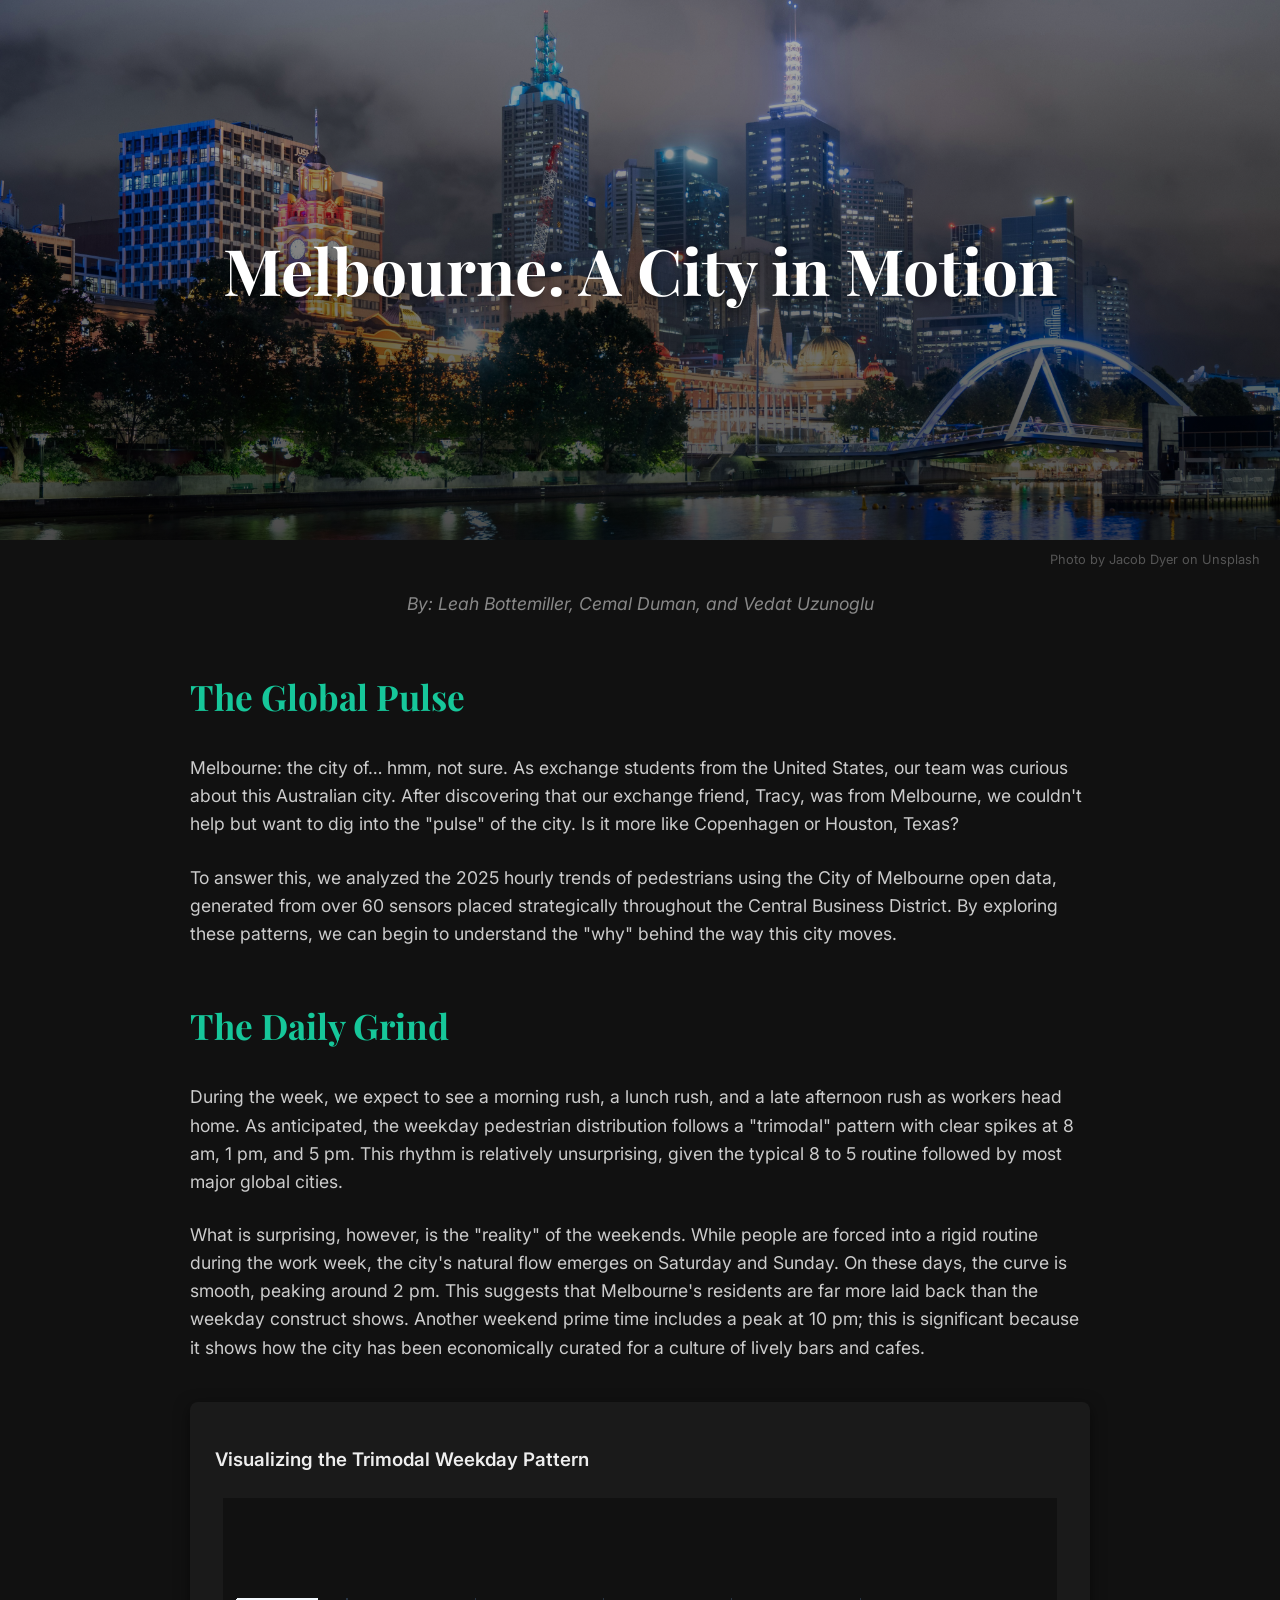
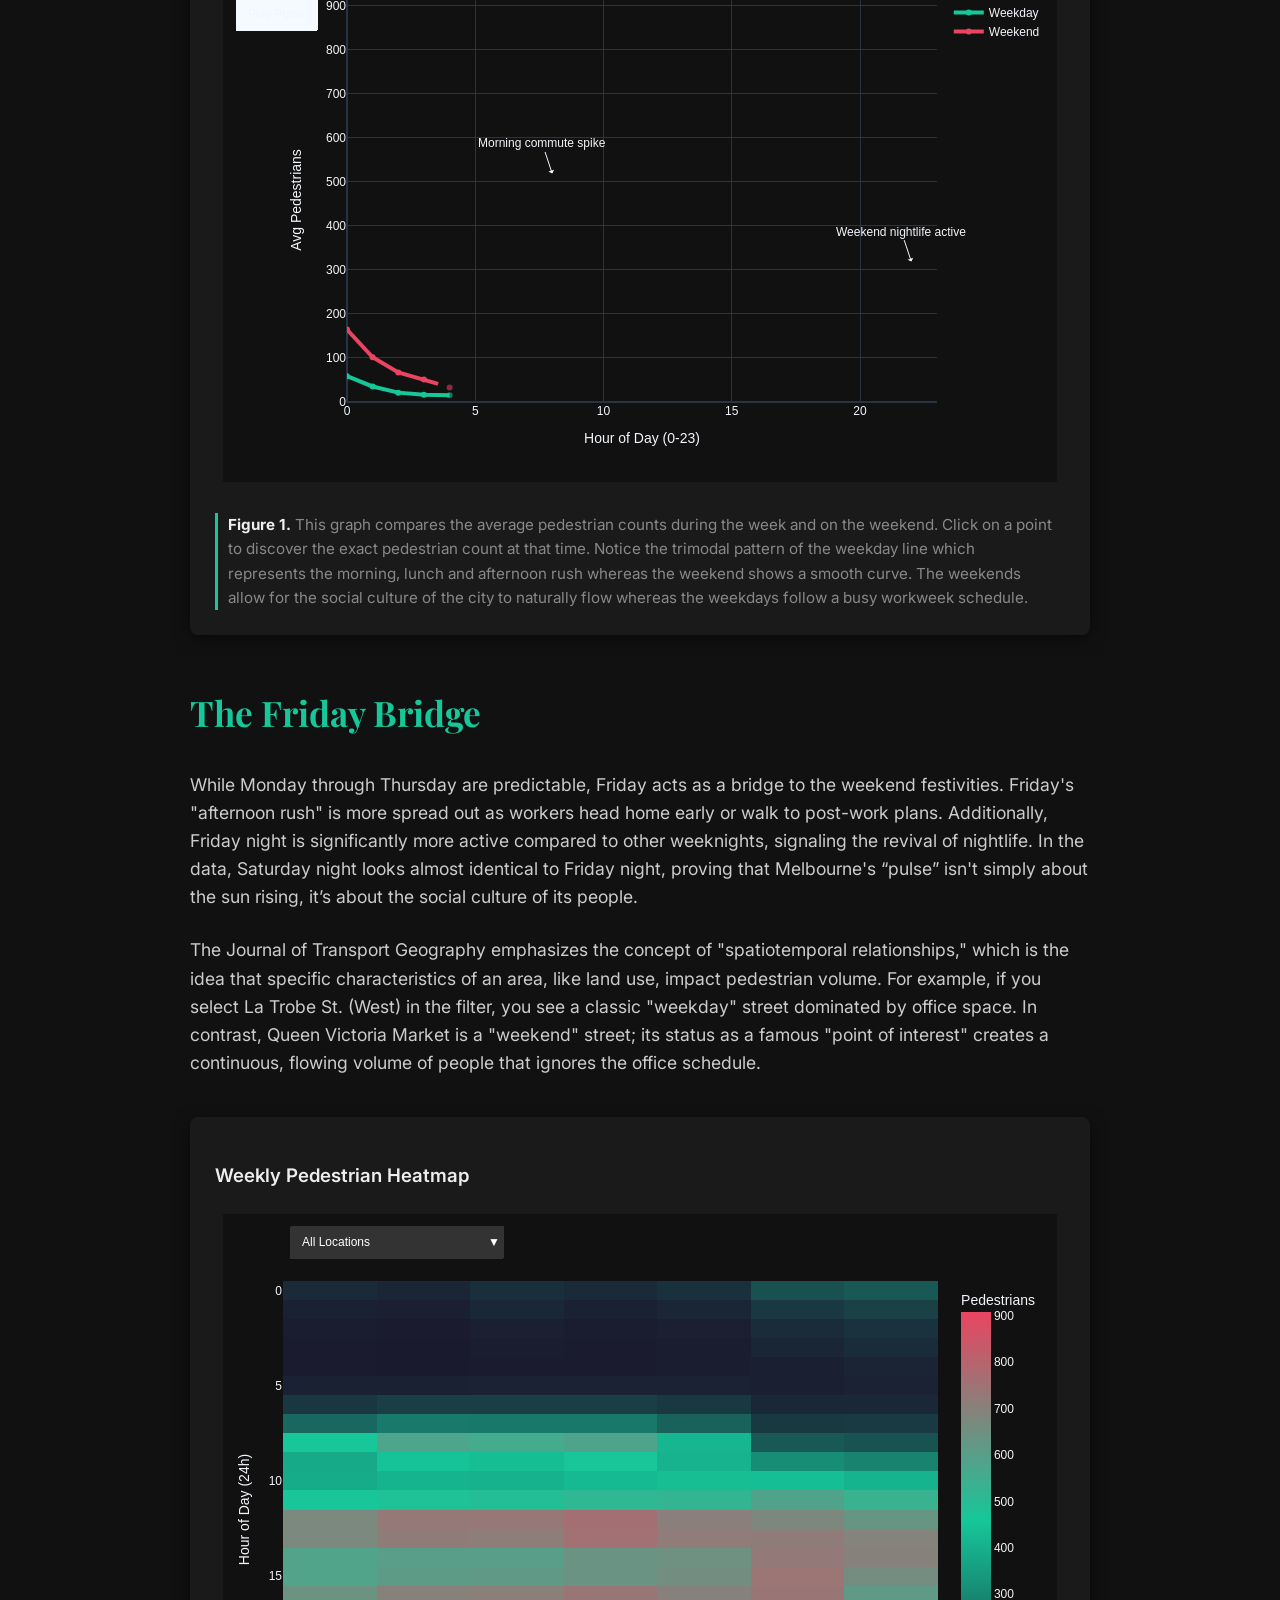
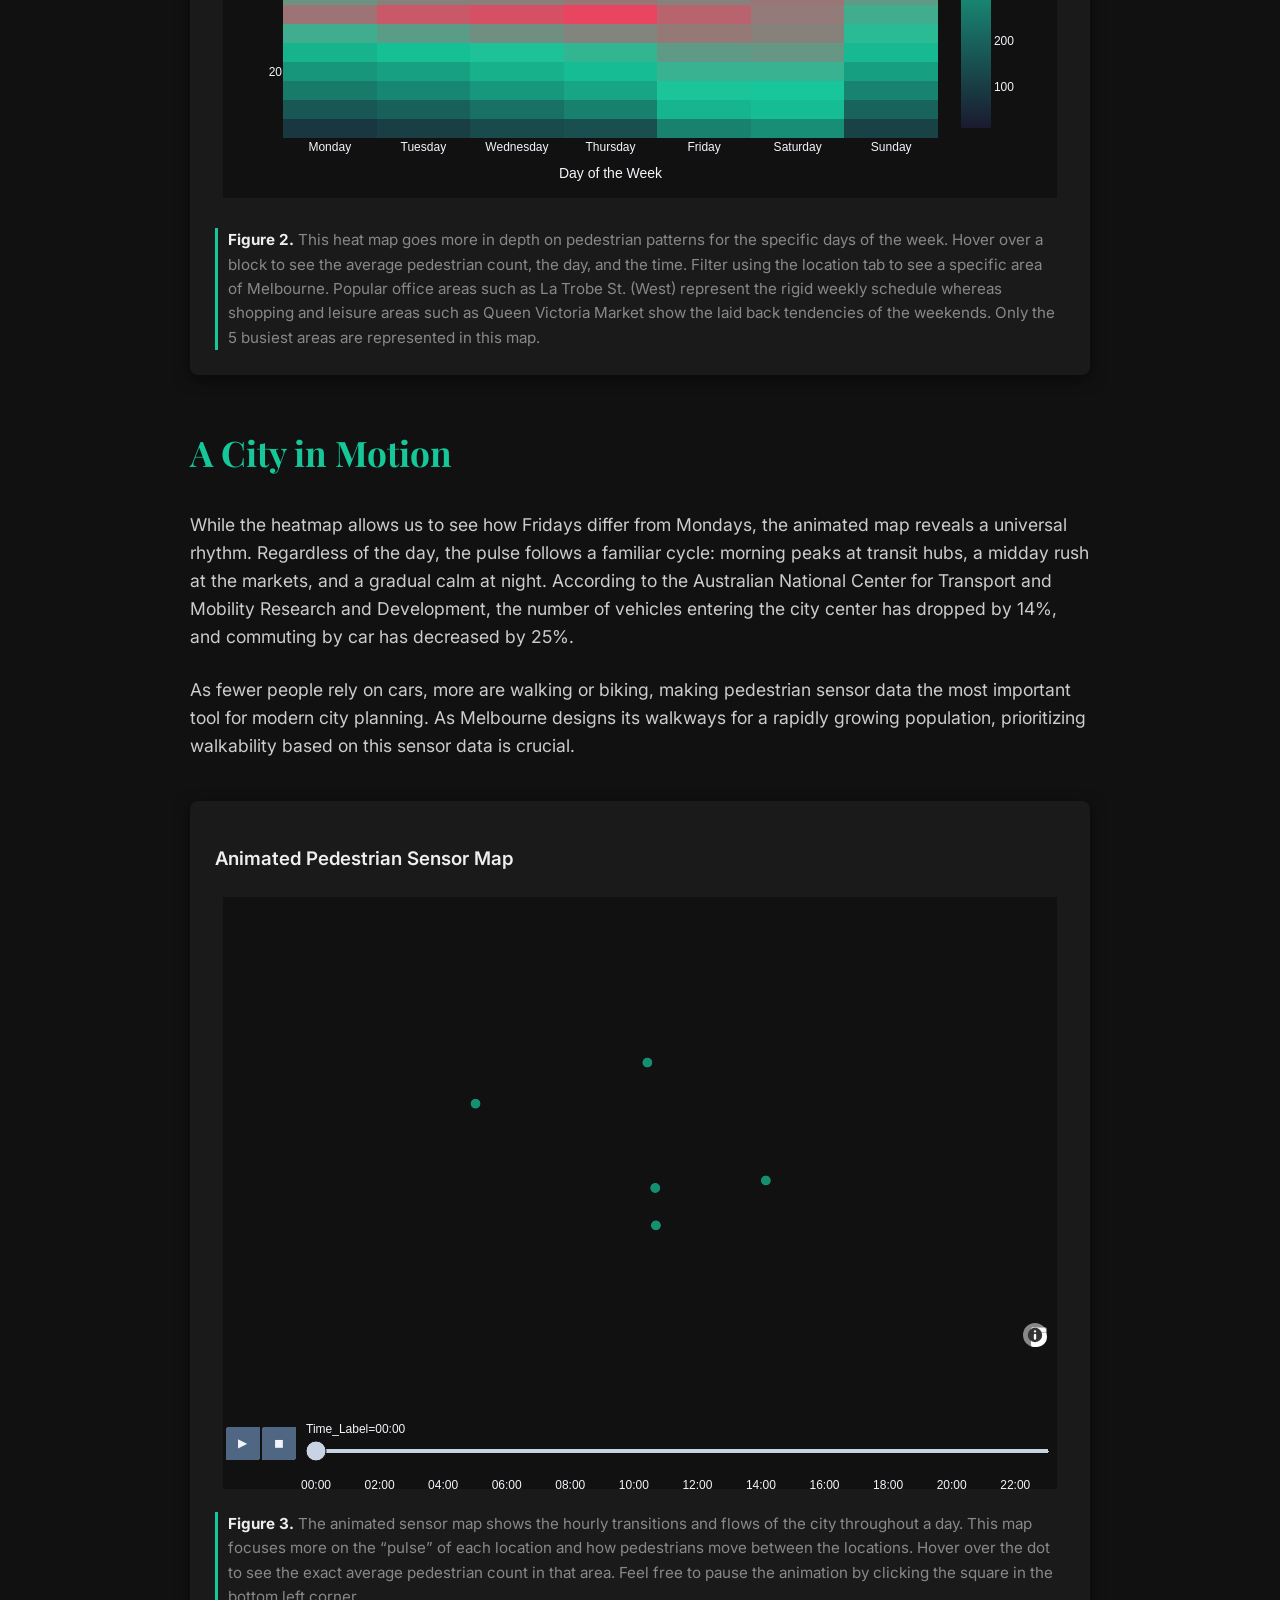
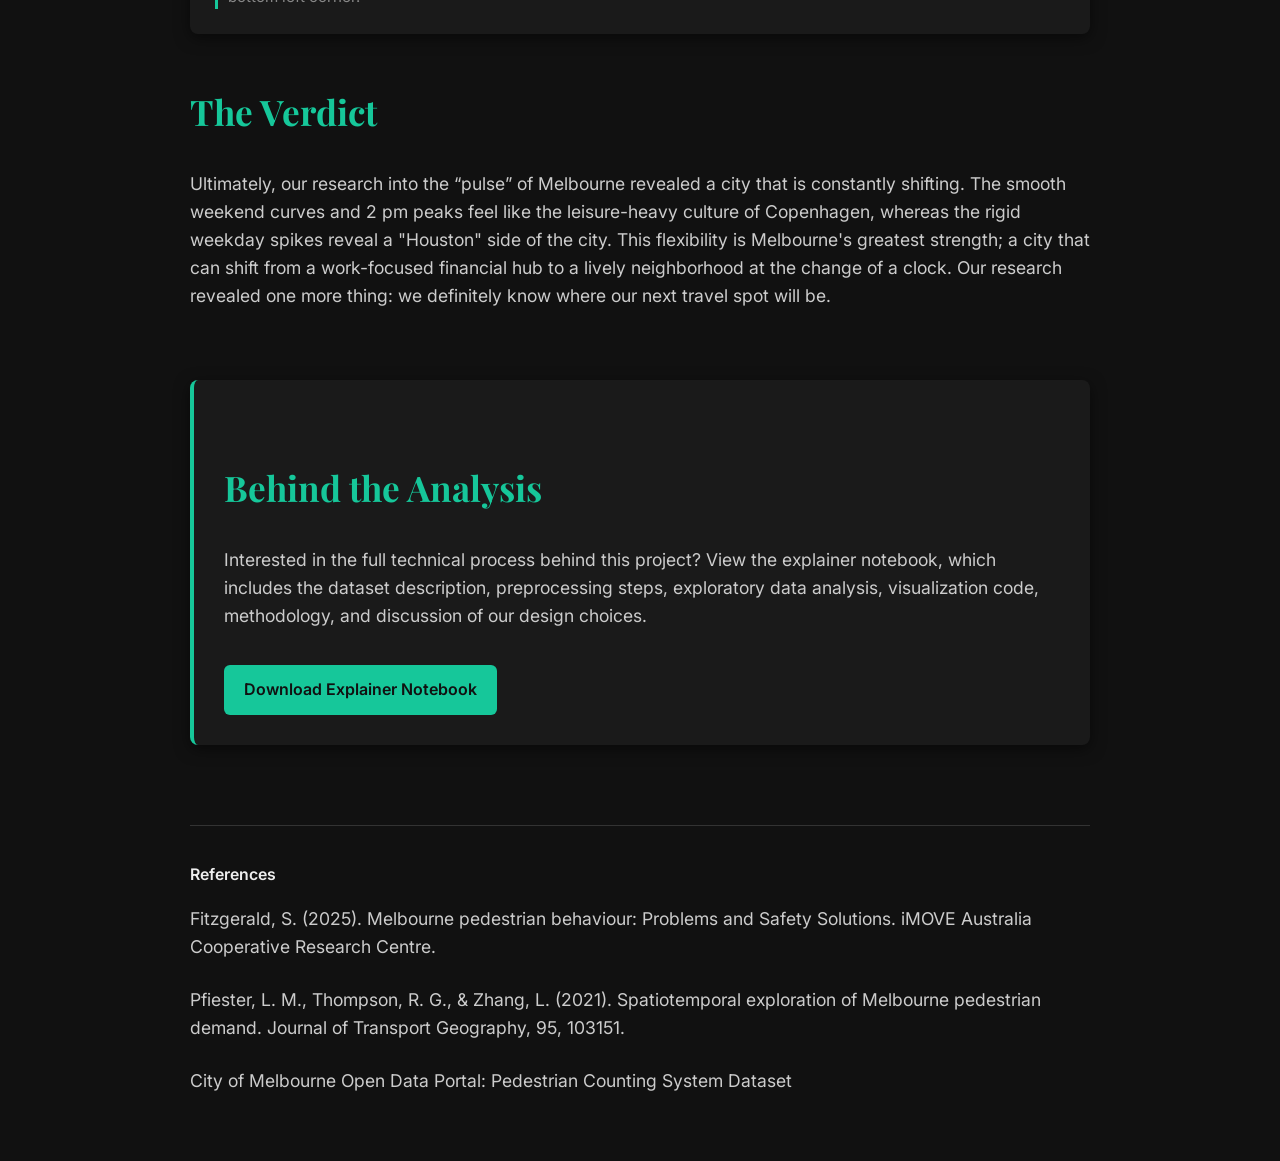
<file: index.html>
<!DOCTYPE html>
<html lang="en">
<head>
    <meta charset="UTF-8">
    <meta name="viewport" content="width=device-width, initial-scale=1.0">
    <title>Melbourne: A City in Motion</title>

    <link href="https://fonts.googleapis.com/css2?family=Playfair+Display:ital,wght@0,700;1,700&family=Inter:wght@300;400;600&display=swap" rel="stylesheet">

    <style>
        body {
            font-family: 'Inter', sans-serif;
            background-color: #111;
            color: #eee;
            margin: 0;
            padding: 0;
            line-height: 1.6;
        }

        .hero-section {
            width: 100%;
            height: 60vh;
            background:
                linear-gradient(rgba(0,0,0,0.3), rgba(0,0,0,0.7)),
                url('jacob-dyer-4cgjUoZoYhk-unsplash.jpg');

            background-size: cover;
            background-position: center;

            display: flex;
            align-items: center;
            justify-content: center;
            text-align: center;
        }

        .hero-text h1 {
            font-family: 'Playfair Display', serif;
            font-size: 4rem;
            margin: 0;
            color: white;
            text-shadow: 2px 2px 10px rgba(0,0,0,0.5);
        }

        .photo-credit {
            font-size: 0.8rem;
            text-align: right;
            padding: 10px 20px 0 0;
            color: #555;
        }

        .byline {
            text-align: center;
            margin: 20px 0;
            font-style: italic;
            color: #888;
            font-size: 1.1rem;
        }

        .container {
            max-width: 900px;
            margin: 0 auto;
            padding: 0 20px 40px 20px;
        }

        h2 {
            font-family: 'Playfair Display', serif;
            font-size: 2.2rem;
            color: #16c79a;
            margin-top: 50px;
        }

        h3 {
            font-family: 'Inter', sans-serif;
            font-weight: 600;
            color: #eee;
            margin-bottom: 15px;
        }

        p {
            font-size: 1.1rem;
            margin-bottom: 25px;
            color: #ccc;
        }

        .visual-container {
            margin: 40px 0;
            background: #1a1a1a;
            padding: 25px;
            border-radius: 8px;
            box-shadow: 0 4px 15px rgba(0,0,0,0.5);
        }

        iframe {
            width: 100%;
            height: 600px;
            border: none;
            border-radius: 4px;
        }

        .caption {
            font-size: 0.95rem;
            color: #888;
            margin-top: 15px;
            padding: 0 10px;
            border-left: 3px solid #16c79a;
        }

        .caption b {
            color: #eee;
        }

        .notebook-section {
            margin-top: 70px;
            background: #1a1a1a;
            padding: 30px;
            border-radius: 8px;
            border-left: 4px solid #16c79a;
            box-shadow: 0 4px 15px rgba(0,0,0,0.5);
        }

        .notebook-link {
            display: inline-block;
            margin-top: 10px;
            padding: 12px 20px;
            background-color: #16c79a;
            color: #111;
            text-decoration: none;
            border-radius: 6px;
            font-weight: 600;
        }

        .notebook-link:hover {
            background-color: #20e0b0;
        }

        .references {
            margin-top: 80px;
            border-top: 1px solid #333;
            padding-top: 20px;
            font-size: 0.85rem;
            color: #666;
        }
    </style>
</head>

<body>

    <div class="hero-section">
        <div class="hero-text">
            <h1>Melbourne: A City in Motion</h1>
        </div>
    </div>

    <div class="photo-credit">
        Photo by Jacob Dyer on Unsplash
    </div>

    <div class="byline">
        By: Leah Bottemiller, Cemal Duman, and Vedat Uzunoglu
    </div>

    <div class="container">

        <h2>The Global Pulse</h2>

        <p>
            Melbourne: the city of… hmm, not sure. As exchange students from
            the United States, our team was curious about this Australian city.
            After discovering that our exchange friend, Tracy, was from Melbourne,
            we couldn't help but want to dig into the "pulse" of the city.
            Is it more like Copenhagen or Houston, Texas?
        </p>

        <p>
            To answer this, we analyzed the 2025 hourly trends of pedestrians
            using the City of Melbourne open data, generated from over 60 sensors
            placed strategically throughout the Central Business District.
            By exploring these patterns, we can begin to understand the "why"
            behind the way this city moves.
        </p>

        <h2>The Daily Grind</h2>

        <p>
            During the week, we expect to see a morning rush, a lunch rush,
            and a late afternoon rush as workers head home. As anticipated,
            the weekday pedestrian distribution follows a "trimodal" pattern
            with clear spikes at 8 am, 1 pm, and 5 pm. This rhythm is relatively
            unsurprising, given the typical 8 to 5 routine followed by most
            major global cities.
        </p>

        <p>
            What is surprising, however, is the "reality" of the weekends.
            While people are forced into a rigid routine during the work week,
            the city's natural flow emerges on Saturday and Sunday. On these
            days, the curve is smooth, peaking around 2 pm. This suggests
            that Melbourne's residents are far more laid back than the weekday
            construct shows. Another weekend prime time includes a peak at
            10 pm; this is significant because it shows how the city has been
            economically curated for a culture of lively bars and cafes.
        </p>

        <div class="visual-container">
            <h3>Visualizing the Trimodal Weekday Pattern</h3>

            <iframe src="hourly_plot.html"></iframe>

            <div class="caption">
                <b>Figure 1.</b>
                This graph compares the average pedestrian counts during the
                week and on the weekend. Click on a point to discover the exact
                pedestrian count at that time. Notice the trimodal pattern of
                the weekday line which represents the morning, lunch and afternoon
                rush whereas the weekend shows a smooth curve. The weekends allow
                for the social culture of the city to naturally flow whereas the
                weekdays follow a busy workweek schedule.
            </div>
        </div>

        <h2>The Friday Bridge</h2>

        <p>
            While Monday through Thursday are predictable, Friday acts as a bridge
            to the weekend festivities. Friday's "afternoon rush" is more spread
            out as workers head home early or walk to post-work plans. Additionally,
            Friday night is significantly more active compared to other weeknights,
            signaling the revival of nightlife. In the data, Saturday night looks
            almost identical to Friday night, proving that Melbourne's “pulse”
            isn't simply about the sun rising, it’s about the social culture of
            its people.
        </p>

        <p>
            The Journal of Transport Geography emphasizes the concept of
            "spatiotemporal relationships," which is the idea that specific
            characteristics of an area, like land use, impact pedestrian volume.
            For example, if you select La Trobe St. (West) in the filter, you see
            a classic "weekday" street dominated by office space. In contrast,
            Queen Victoria Market is a "weekend" street; its status as a famous
            "point of interest" creates a continuous, flowing volume of people
            that ignores the office schedule.
        </p>

        <div class="visual-container">
            <h3>Weekly Pedestrian Heatmap</h3>

            <iframe src="weekly_heatmap_new.html"></iframe>

            <div class="caption">
                <b>Figure 2.</b>
                This heat map goes more in depth on pedestrian patterns for the
                specific days of the week. Hover over a block to see the average
                pedestrian count, the day, and the time. Filter using the location
                tab to see a specific area of Melbourne. Popular office areas such
                as La Trobe St. (West) represent the rigid weekly schedule whereas
                shopping and leisure areas such as Queen Victoria Market show the
                laid back tendencies of the weekends. Only the 5 busiest areas are
                represented in this map.
            </div>
        </div>

        <h2>A City in Motion</h2>

        <p>
            While the heatmap allows us to see how Fridays differ from Mondays,
            the animated map reveals a universal rhythm. Regardless of the day,
            the pulse follows a familiar cycle: morning peaks at transit hubs,
            a midday rush at the markets, and a gradual calm at night. According
            to the Australian National Center for Transport and Mobility Research
            and Development, the number of vehicles entering the city center has
            dropped by 14%, and commuting by car has decreased by 25%.
        </p>

        <p>
            As fewer people rely on cars, more are walking or biking, making
            pedestrian sensor data the most important tool for modern city planning.
            As Melbourne designs its walkways for a rapidly growing population,
            prioritizing walkability based on this sensor data is crucial.
        </p>

        <div class="visual-container">
            <h3>Animated Pedestrian Sensor Map</h3>

            <iframe src="animated_sensor_map_final.html"></iframe>

            <div class="caption">
                <b>Figure 3.</b>
                The animated sensor map shows the hourly transitions and flows
                of the city throughout a day. This map focuses more on the “pulse”
                of each location and how pedestrians move between the locations.
                Hover over the dot to see the exact average pedestrian count in
                that area. Feel free to pause the animation by clicking the square
                in the bottom left corner.
            </div>
        </div>

        <h2>The Verdict</h2>

        <p>
            Ultimately, our research into the “pulse” of Melbourne revealed a city
            that is constantly shifting. The smooth weekend curves and 2 pm peaks
            feel like the leisure-heavy culture of Copenhagen, whereas the rigid
            weekday spikes reveal a "Houston" side of the city. This flexibility
            is Melbourne's greatest strength; a city that can shift from a
            work-focused financial hub to a lively neighborhood at the change of
            a clock. Our research revealed one more thing: we definitely know
            where our next travel spot will be.
        </p>

        <section class="notebook-section">

            <h2>Behind the Analysis</h2>

            <p>
                Interested in the full technical process behind this project?
                View the explainer notebook, which includes the dataset
                description, preprocessing steps, exploratory data analysis,
                visualization code, methodology, and discussion of our
                design choices.
            </p>

            <a class="notebook-link"
               href="ExplainerNotebook.ipynb"
               download="ExplainerNotebook.ipynb">

               Download Explainer Notebook

            </a>

        </section>

        <div class="references">

            <h3>References</h3>

            <p>
                Fitzgerald, S. (2025). Melbourne pedestrian behaviour:
                Problems and Safety Solutions. iMOVE Australia Cooperative
                Research Centre.
            </p>

            <p>
                Pfiester, L. M., Thompson, R. G., & Zhang, L. (2021).
                Spatiotemporal exploration of Melbourne pedestrian demand.
                Journal of Transport Geography, 95, 103151.
            </p>

            <p>
                City of Melbourne Open Data Portal:
                Pedestrian Counting System Dataset
            </p>

        </div>

    </div>

</body>
</html>
</file>
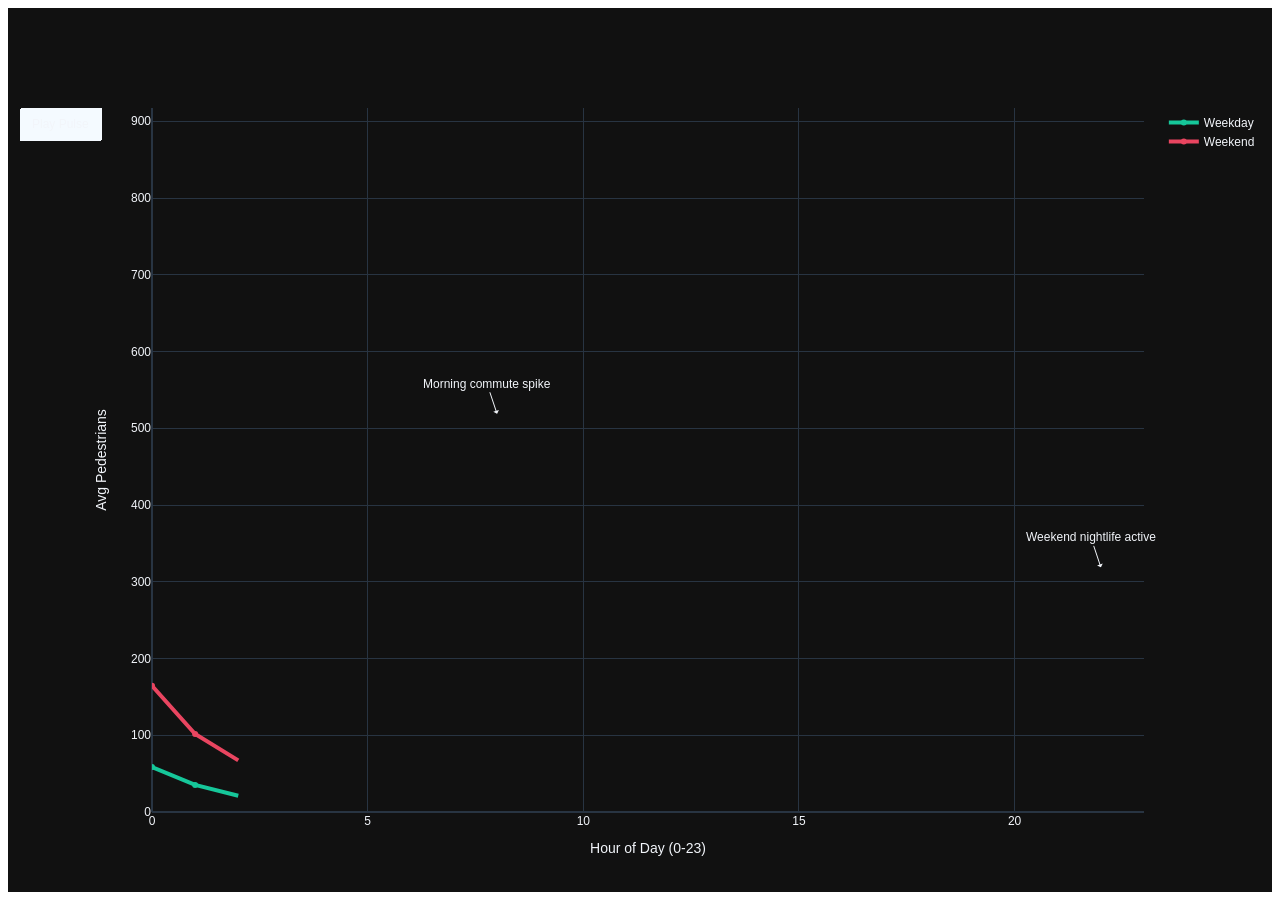
<file: hourly_plot.html>
<html>
<head><meta charset="utf-8" /></head>
<body>
    <div>                        <script type="text/javascript">window.PlotlyConfig = {MathJaxConfig: 'local'};</script>
        <script charset="utf-8" src="https://cdn.plot.ly/plotly-2.32.0.min.js"></script>                <div id="00e4da75-ac2f-424f-82fb-51b89d8a88be" class="plotly-graph-div" style="height:100%; width:100%;"></div>            <script type="text/javascript">                                    window.PLOTLYENV=window.PLOTLYENV || {};                                    if (document.getElementById("00e4da75-ac2f-424f-82fb-51b89d8a88be")) {                    Plotly.newPlot(                        "00e4da75-ac2f-424f-82fb-51b89d8a88be",                        [{"line":{"color":"#16c79a","width":4},"name":"Weekday","x":[0],"y":[0],"type":"scatter"},{"line":{"color":"#e94560","width":4},"name":"Weekend","x":[0],"y":[0],"type":"scatter"}],                        {"template":{"data":{"barpolar":[{"marker":{"line":{"color":"rgb(17,17,17)","width":0.5},"pattern":{"fillmode":"overlay","size":10,"solidity":0.2}},"type":"barpolar"}],"bar":[{"error_x":{"color":"#f2f5fa"},"error_y":{"color":"#f2f5fa"},"marker":{"line":{"color":"rgb(17,17,17)","width":0.5},"pattern":{"fillmode":"overlay","size":10,"solidity":0.2}},"type":"bar"}],"carpet":[{"aaxis":{"endlinecolor":"#A2B1C6","gridcolor":"#506784","linecolor":"#506784","minorgridcolor":"#506784","startlinecolor":"#A2B1C6"},"baxis":{"endlinecolor":"#A2B1C6","gridcolor":"#506784","linecolor":"#506784","minorgridcolor":"#506784","startlinecolor":"#A2B1C6"},"type":"carpet"}],"choropleth":[{"colorbar":{"outlinewidth":0,"ticks":""},"type":"choropleth"}],"contourcarpet":[{"colorbar":{"outlinewidth":0,"ticks":""},"type":"contourcarpet"}],"contour":[{"colorbar":{"outlinewidth":0,"ticks":""},"colorscale":[[0.0,"#0d0887"],[0.1111111111111111,"#46039f"],[0.2222222222222222,"#7201a8"],[0.3333333333333333,"#9c179e"],[0.4444444444444444,"#bd3786"],[0.5555555555555556,"#d8576b"],[0.6666666666666666,"#ed7953"],[0.7777777777777778,"#fb9f3a"],[0.8888888888888888,"#fdca26"],[1.0,"#f0f921"]],"type":"contour"}],"heatmapgl":[{"colorbar":{"outlinewidth":0,"ticks":""},"colorscale":[[0.0,"#0d0887"],[0.1111111111111111,"#46039f"],[0.2222222222222222,"#7201a8"],[0.3333333333333333,"#9c179e"],[0.4444444444444444,"#bd3786"],[0.5555555555555556,"#d8576b"],[0.6666666666666666,"#ed7953"],[0.7777777777777778,"#fb9f3a"],[0.8888888888888888,"#fdca26"],[1.0,"#f0f921"]],"type":"heatmapgl"}],"heatmap":[{"colorbar":{"outlinewidth":0,"ticks":""},"colorscale":[[0.0,"#0d0887"],[0.1111111111111111,"#46039f"],[0.2222222222222222,"#7201a8"],[0.3333333333333333,"#9c179e"],[0.4444444444444444,"#bd3786"],[0.5555555555555556,"#d8576b"],[0.6666666666666666,"#ed7953"],[0.7777777777777778,"#fb9f3a"],[0.8888888888888888,"#fdca26"],[1.0,"#f0f921"]],"type":"heatmap"}],"histogram2dcontour":[{"colorbar":{"outlinewidth":0,"ticks":""},"colorscale":[[0.0,"#0d0887"],[0.1111111111111111,"#46039f"],[0.2222222222222222,"#7201a8"],[0.3333333333333333,"#9c179e"],[0.4444444444444444,"#bd3786"],[0.5555555555555556,"#d8576b"],[0.6666666666666666,"#ed7953"],[0.7777777777777778,"#fb9f3a"],[0.8888888888888888,"#fdca26"],[1.0,"#f0f921"]],"type":"histogram2dcontour"}],"histogram2d":[{"colorbar":{"outlinewidth":0,"ticks":""},"colorscale":[[0.0,"#0d0887"],[0.1111111111111111,"#46039f"],[0.2222222222222222,"#7201a8"],[0.3333333333333333,"#9c179e"],[0.4444444444444444,"#bd3786"],[0.5555555555555556,"#d8576b"],[0.6666666666666666,"#ed7953"],[0.7777777777777778,"#fb9f3a"],[0.8888888888888888,"#fdca26"],[1.0,"#f0f921"]],"type":"histogram2d"}],"histogram":[{"marker":{"pattern":{"fillmode":"overlay","size":10,"solidity":0.2}},"type":"histogram"}],"mesh3d":[{"colorbar":{"outlinewidth":0,"ticks":""},"type":"mesh3d"}],"parcoords":[{"line":{"colorbar":{"outlinewidth":0,"ticks":""}},"type":"parcoords"}],"pie":[{"automargin":true,"type":"pie"}],"scatter3d":[{"line":{"colorbar":{"outlinewidth":0,"ticks":""}},"marker":{"colorbar":{"outlinewidth":0,"ticks":""}},"type":"scatter3d"}],"scattercarpet":[{"marker":{"colorbar":{"outlinewidth":0,"ticks":""}},"type":"scattercarpet"}],"scattergeo":[{"marker":{"colorbar":{"outlinewidth":0,"ticks":""}},"type":"scattergeo"}],"scattergl":[{"marker":{"line":{"color":"#283442"}},"type":"scattergl"}],"scattermapbox":[{"marker":{"colorbar":{"outlinewidth":0,"ticks":""}},"type":"scattermapbox"}],"scatterpolargl":[{"marker":{"colorbar":{"outlinewidth":0,"ticks":""}},"type":"scatterpolargl"}],"scatterpolar":[{"marker":{"colorbar":{"outlinewidth":0,"ticks":""}},"type":"scatterpolar"}],"scatter":[{"marker":{"line":{"color":"#283442"}},"type":"scatter"}],"scatterternary":[{"marker":{"colorbar":{"outlinewidth":0,"ticks":""}},"type":"scatterternary"}],"surface":[{"colorbar":{"outlinewidth":0,"ticks":""},"colorscale":[[0.0,"#0d0887"],[0.1111111111111111,"#46039f"],[0.2222222222222222,"#7201a8"],[0.3333333333333333,"#9c179e"],[0.4444444444444444,"#bd3786"],[0.5555555555555556,"#d8576b"],[0.6666666666666666,"#ed7953"],[0.7777777777777778,"#fb9f3a"],[0.8888888888888888,"#fdca26"],[1.0,"#f0f921"]],"type":"surface"}],"table":[{"cells":{"fill":{"color":"#506784"},"line":{"color":"rgb(17,17,17)"}},"header":{"fill":{"color":"#2a3f5f"},"line":{"color":"rgb(17,17,17)"}},"type":"table"}]},"layout":{"annotationdefaults":{"arrowcolor":"#f2f5fa","arrowhead":0,"arrowwidth":1},"autotypenumbers":"strict","coloraxis":{"colorbar":{"outlinewidth":0,"ticks":""}},"colorscale":{"diverging":[[0,"#8e0152"],[0.1,"#c51b7d"],[0.2,"#de77ae"],[0.3,"#f1b6da"],[0.4,"#fde0ef"],[0.5,"#f7f7f7"],[0.6,"#e6f5d0"],[0.7,"#b8e186"],[0.8,"#7fbc41"],[0.9,"#4d9221"],[1,"#276419"]],"sequential":[[0.0,"#0d0887"],[0.1111111111111111,"#46039f"],[0.2222222222222222,"#7201a8"],[0.3333333333333333,"#9c179e"],[0.4444444444444444,"#bd3786"],[0.5555555555555556,"#d8576b"],[0.6666666666666666,"#ed7953"],[0.7777777777777778,"#fb9f3a"],[0.8888888888888888,"#fdca26"],[1.0,"#f0f921"]],"sequentialminus":[[0.0,"#0d0887"],[0.1111111111111111,"#46039f"],[0.2222222222222222,"#7201a8"],[0.3333333333333333,"#9c179e"],[0.4444444444444444,"#bd3786"],[0.5555555555555556,"#d8576b"],[0.6666666666666666,"#ed7953"],[0.7777777777777778,"#fb9f3a"],[0.8888888888888888,"#fdca26"],[1.0,"#f0f921"]]},"colorway":["#636efa","#EF553B","#00cc96","#ab63fa","#FFA15A","#19d3f3","#FF6692","#B6E880","#FF97FF","#FECB52"],"font":{"color":"#f2f5fa"},"geo":{"bgcolor":"rgb(17,17,17)","lakecolor":"rgb(17,17,17)","landcolor":"rgb(17,17,17)","showlakes":true,"showland":true,"subunitcolor":"#506784"},"hoverlabel":{"align":"left"},"hovermode":"closest","mapbox":{"style":"dark"},"paper_bgcolor":"rgb(17,17,17)","plot_bgcolor":"rgb(17,17,17)","polar":{"angularaxis":{"gridcolor":"#506784","linecolor":"#506784","ticks":""},"bgcolor":"rgb(17,17,17)","radialaxis":{"gridcolor":"#506784","linecolor":"#506784","ticks":""}},"scene":{"xaxis":{"backgroundcolor":"rgb(17,17,17)","gridcolor":"#506784","gridwidth":2,"linecolor":"#506784","showbackground":true,"ticks":"","zerolinecolor":"#C8D4E3"},"yaxis":{"backgroundcolor":"rgb(17,17,17)","gridcolor":"#506784","gridwidth":2,"linecolor":"#506784","showbackground":true,"ticks":"","zerolinecolor":"#C8D4E3"},"zaxis":{"backgroundcolor":"rgb(17,17,17)","gridcolor":"#506784","gridwidth":2,"linecolor":"#506784","showbackground":true,"ticks":"","zerolinecolor":"#C8D4E3"}},"shapedefaults":{"line":{"color":"#f2f5fa"}},"sliderdefaults":{"bgcolor":"#C8D4E3","bordercolor":"rgb(17,17,17)","borderwidth":1,"tickwidth":0},"ternary":{"aaxis":{"gridcolor":"#506784","linecolor":"#506784","ticks":""},"baxis":{"gridcolor":"#506784","linecolor":"#506784","ticks":""},"bgcolor":"rgb(17,17,17)","caxis":{"gridcolor":"#506784","linecolor":"#506784","ticks":""}},"title":{"x":0.05},"updatemenudefaults":{"bgcolor":"#506784","borderwidth":0},"xaxis":{"automargin":true,"gridcolor":"#283442","linecolor":"#506784","ticks":"","title":{"standoff":15},"zerolinecolor":"#283442","zerolinewidth":2},"yaxis":{"automargin":true,"gridcolor":"#283442","linecolor":"#506784","ticks":"","title":{"standoff":15},"zerolinecolor":"#283442","zerolinewidth":2}}},"updatemenus":[{"buttons":[{"args":[null,{"frame":{"duration":150,"redraw":true}}],"label":"Play Pulse","method":"animate"}],"type":"buttons"}],"xaxis":{"range":[0,23],"title":{"text":"Hour of Day (0-23)"}},"yaxis":{"range":[0,917.2736003060834],"title":{"text":"Avg Pedestrians"}},"annotations":[{"arrowhead":1,"showarrow":true,"text":"Morning commute spike","x":8,"y":518.8741193447075},{"arrowhead":1,"showarrow":true,"text":"Weekend nightlife active","x":22,"y":318.76205859418513}]},                        {"responsive": true}                    ).then(function(){
                            Plotly.addFrames('00e4da75-ac2f-424f-82fb-51b89d8a88be', [{"data":[{"x":[0],"y":[58.62041159592362],"type":"scatter"},{"x":[0],"y":[164.4432007620862],"type":"scatter"}],"name":"0"},{"data":[{"x":[0,1],"y":[58.62041159592362,35.246578215952596],"type":"scatter"},{"x":[0,1],"y":[164.4432007620862,101.58913122943828],"type":"scatter"}],"name":"1"},{"data":[{"x":[0,1,2],"y":[58.62041159592362,35.246578215952596,21.247076345984112],"type":"scatter"},{"x":[0,1,2],"y":[164.4432007620862,101.58913122943828,67.22866506996093],"type":"scatter"}],"name":"2"},{"data":[{"x":[0,1,2,3],"y":[58.62041159592362,35.246578215952596,21.247076345984112,16.288196999716956],"type":"scatter"},{"x":[0,1,2,3],"y":[164.4432007620862,101.58913122943828,67.22866506996093,51.02367706042179],"type":"scatter"}],"name":"3"},{"data":[{"x":[0,1,2,3,4],"y":[58.62041159592362,35.246578215952596,21.247076345984112,16.288196999716956,15.219408384762716],"type":"scatter"},{"x":[0,1,2,3,4],"y":[164.4432007620862,101.58913122943828,67.22866506996093,51.02367706042179,32.84627450980392],"type":"scatter"}],"name":"4"},{"data":[{"x":[0,1,2,3,4,5],"y":[58.62041159592362,35.246578215952596,21.247076345984112,16.288196999716956,15.219408384762716,31.286476119193527],"type":"scatter"},{"x":[0,1,2,3,4,5],"y":[164.4432007620862,101.58913122943828,67.22866506996093,51.02367706042179,32.84627450980392,28.73861090365945],"type":"scatter"}],"name":"5"},{"data":[{"x":[0,1,2,3,4,5,6],"y":[58.62041159592362,35.246578215952596,21.247076345984112,16.288196999716956,15.219408384762716,31.286476119193527,99.46583582154139],"type":"scatter"},{"x":[0,1,2,3,4,5,6],"y":[164.4432007620862,101.58913122943828,67.22866506996093,51.02367706042179,32.84627450980392,28.73861090365945,45.73980560831192],"type":"scatter"}],"name":"6"},{"data":[{"x":[0,1,2,3,4,5,6,7],"y":[58.62041159592362,35.246578215952596,21.247076345984112,16.288196999716956,15.219408384762716,31.286476119193527,99.46583582154139,237.78396531202176],"type":"scatter"},{"x":[0,1,2,3,4,5,6,7],"y":[164.4432007620862,101.58913122943828,67.22866506996093,51.02367706042179,32.84627450980392,28.73861090365945,45.73980560831192,93.81013477088949],"type":"scatter"}],"name":"7"},{"data":[{"x":[0,1,2,3,4,5,6,7,8],"y":[58.62041159592362,35.246578215952596,21.247076345984112,16.288196999716956,15.219408384762716,31.286476119193527,99.46583582154139,237.78396531202176,518.8741193447075],"type":"scatter"},{"x":[0,1,2,3,4,5,6,7,8],"y":[164.4432007620862,101.58913122943828,67.22866506996093,51.02367706042179,32.84627450980392,28.73861090365945,45.73980560831192,93.81013477088949,167.2762271414822],"type":"scatter"}],"name":"8"},{"data":[{"x":[0,1,2,3,4,5,6,7,8,9],"y":[58.62041159592362,35.246578215952596,21.247076345984112,16.288196999716956,15.219408384762716,31.286476119193527,99.46583582154139,237.78396531202176,518.8741193447075,428.1358344663494],"type":"scatter"},{"x":[0,1,2,3,4,5,6,7,8,9],"y":[164.4432007620862,101.58913122943828,67.22866506996093,51.02367706042179,32.84627450980392,28.73861090365945,45.73980560831192,93.81013477088949,167.2762271414822,296.06653074364203],"type":"scatter"}],"name":"9"},{"data":[{"x":[0,1,2,3,4,5,6,7,8,9,10],"y":[58.62041159592362,35.246578215952596,21.247076345984112,16.288196999716956,15.219408384762716,31.286476119193527,99.46583582154139,237.78396531202176,518.8741193447075,428.1358344663494,413.4558711318355],"type":"scatter"},{"x":[0,1,2,3,4,5,6,7,8,9,10],"y":[164.4432007620862,101.58913122943828,67.22866506996093,51.02367706042179,32.84627450980392,28.73861090365945,45.73980560831192,93.81013477088949,167.2762271414822,296.06653074364203,424.11892815202305],"type":"scatter"}],"name":"10"},{"data":[{"x":[0,1,2,3,4,5,6,7,8,9,10,11],"y":[58.62041159592362,35.246578215952596,21.247076345984112,16.288196999716956,15.219408384762716,31.286476119193527,99.46583582154139,237.78396531202176,518.8741193447075,428.1358344663494,413.4558711318355,492.83383506465975],"type":"scatter"},{"x":[0,1,2,3,4,5,6,7,8,9,10,11],"y":[164.4432007620862,101.58913122943828,67.22866506996093,51.02367706042179,32.84627450980392,28.73861090365945,45.73980560831192,93.81013477088949,167.2762271414822,296.06653074364203,424.11892815202305,558.0571215033099],"type":"scatter"}],"name":"11"},{"data":[{"x":[0,1,2,3,4,5,6,7,8,9,10,11,12],"y":[58.62041159592362,35.246578215952596,21.247076345984112,16.288196999716956,15.219408384762716,31.286476119193527,99.46583582154139,237.78396531202176,518.8741193447075,428.1358344663494,413.4558711318355,492.83383506465975,720.5929729270983],"type":"scatter"},{"x":[0,1,2,3,4,5,6,7,8,9,10,11,12],"y":[164.4432007620862,101.58913122943828,67.22866506996093,51.02367706042179,32.84627450980392,28.73861090365945,45.73980560831192,93.81013477088949,167.2762271414822,296.06653074364203,424.11892815202305,558.0571215033099,653.1812044577797],"type":"scatter"}],"name":"12"},{"data":[{"x":[0,1,2,3,4,5,6,7,8,9,10,11,12,13],"y":[58.62041159592362,35.246578215952596,21.247076345984112,16.288196999716956,15.219408384762716,31.286476119193527,99.46583582154139,237.78396531202176,518.8741193447075,428.1358344663494,413.4558711318355,492.83383506465975,720.5929729270983,715.6094234609338],"type":"scatter"},{"x":[0,1,2,3,4,5,6,7,8,9,10,11,12,13],"y":[164.4432007620862,101.58913122943828,67.22866506996093,51.02367706042179,32.84627450980392,28.73861090365945,45.73980560831192,93.81013477088949,167.2762271414822,296.06653074364203,424.11892815202305,558.0571215033099,653.1812044577797,705.1497797356828],"type":"scatter"}],"name":"13"},{"data":[{"x":[0,1,2,3,4,5,6,7,8,9,10,11,12,13,14],"y":[58.62041159592362,35.246578215952596,21.247076345984112,16.288196999716956,15.219408384762716,31.286476119193527,99.46583582154139,237.78396531202176,518.8741193447075,428.1358344663494,413.4558711318355,492.83383506465975,720.5929729270983,715.6094234609338,613.8464513387165],"type":"scatter"},{"x":[0,1,2,3,4,5,6,7,8,9,10,11,12,13,14],"y":[164.4432007620862,101.58913122943828,67.22866506996093,51.02367706042179,32.84627450980392,28.73861090365945,45.73980560831192,93.81013477088949,167.2762271414822,296.06653074364203,424.11892815202305,558.0571215033099,653.1812044577797,705.1497797356828,712.7702338614075],"type":"scatter"}],"name":"14"},{"data":[{"x":[0,1,2,3,4,5,6,7,8,9,10,11,12,13,14,15],"y":[58.62041159592362,35.246578215952596,21.247076345984112,16.288196999716956,15.219408384762716,31.286476119193527,99.46583582154139,237.78396531202176,518.8741193447075,428.1358344663494,413.4558711318355,492.83383506465975,720.5929729270983,715.6094234609338,613.8464513387165,621.491139348094],"type":"scatter"},{"x":[0,1,2,3,4,5,6,7,8,9,10,11,12,13,14,15],"y":[164.4432007620862,101.58913122943828,67.22866506996093,51.02367706042179,32.84627450980392,28.73861090365945,45.73980560831192,93.81013477088949,167.2762271414822,296.06653074364203,424.11892815202305,558.0571215033099,653.1812044577797,705.1497797356828,712.7702338614075,701.456390328152],"type":"scatter"}],"name":"15"},{"data":[{"x":[0,1,2,3,4,5,6,7,8,9,10,11,12,13,14,15,16],"y":[58.62041159592362,35.246578215952596,21.247076345984112,16.288196999716956,15.219408384762716,31.286476119193527,99.46583582154139,237.78396531202176,518.8741193447075,428.1358344663494,413.4558711318355,492.83383506465975,720.5929729270983,715.6094234609338,613.8464513387165,621.491139348094,697.2677178776902],"type":"scatter"},{"x":[0,1,2,3,4,5,6,7,8,9,10,11,12,13,14,15,16],"y":[164.4432007620862,101.58913122943828,67.22866506996093,51.02367706042179,32.84627450980392,28.73861090365945,45.73980560831192,93.81013477088949,167.2762271414822,296.06653074364203,424.11892815202305,558.0571215033099,653.1812044577797,705.1497797356828,712.7702338614075,701.456390328152,677.6452936096719],"type":"scatter"}],"name":"16"},{"data":[{"x":[0,1,2,3,4,5,6,7,8,9,10,11,12,13,14,15,16,17],"y":[58.62041159592362,35.246578215952596,21.247076345984112,16.288196999716956,15.219408384762716,31.286476119193527,99.46583582154139,237.78396531202176,518.8741193447075,428.1358344663494,413.4558711318355,492.83383506465975,720.5929729270983,715.6094234609338,613.8464513387165,621.491139348094,697.2677178776902,833.8850911873485],"type":"scatter"},{"x":[0,1,2,3,4,5,6,7,8,9,10,11,12,13,14,15,16,17],"y":[164.4432007620862,101.58913122943828,67.22866506996093,51.02367706042179,32.84627450980392,28.73861090365945,45.73980560831192,93.81013477088949,167.2762271414822,296.06653074364203,424.11892815202305,558.0571215033099,653.1812044577797,705.1497797356828,712.7702338614075,701.456390328152,677.6452936096719,638.3760757314974],"type":"scatter"}],"name":"17"},{"data":[{"x":[0,1,2,3,4,5,6,7,8,9,10,11,12,13,14,15,16,17,18],"y":[58.62041159592362,35.246578215952596,21.247076345984112,16.288196999716956,15.219408384762716,31.286476119193527,99.46583582154139,237.78396531202176,518.8741193447075,428.1358344663494,413.4558711318355,492.83383506465975,720.5929729270983,715.6094234609338,613.8464513387165,621.491139348094,697.2677178776902,833.8850911873485,644.9420009458704],"type":"scatter"},{"x":[0,1,2,3,4,5,6,7,8,9,10,11,12,13,14,15,16,17,18],"y":[164.4432007620862,101.58913122943828,67.22866506996093,51.02367706042179,32.84627450980392,28.73861090365945,45.73980560831192,93.81013477088949,167.2762271414822,296.06653074364203,424.11892815202305,558.0571215033099,653.1812044577797,705.1497797356828,712.7702338614075,701.456390328152,677.6452936096719,638.3760757314974,600.295702443281],"type":"scatter"}],"name":"18"},{"data":[{"x":[0,1,2,3,4,5,6,7,8,9,10,11,12,13,14,15,16,17,18,19],"y":[58.62041159592362,35.246578215952596,21.247076345984112,16.288196999716956,15.219408384762716,31.286476119193527,99.46583582154139,237.78396531202176,518.8741193447075,428.1358344663494,413.4558711318355,492.83383506465975,720.5929729270983,715.6094234609338,613.8464513387165,621.491139348094,697.2677178776902,833.8850911873485,644.9420009458704,492.13745063148303],"type":"scatter"},{"x":[0,1,2,3,4,5,6,7,8,9,10,11,12,13,14,15,16,17,18,19],"y":[164.4432007620862,101.58913122943828,67.22866506996093,51.02367706042179,32.84627450980392,28.73861090365945,45.73980560831192,93.81013477088949,167.2762271414822,296.06653074364203,424.11892815202305,558.0571215033099,653.1812044577797,705.1497797356828,712.7702338614075,701.456390328152,677.6452936096719,638.3760757314974,600.295702443281,524.904073587385],"type":"scatter"}],"name":"19"},{"data":[{"x":[0,1,2,3,4,5,6,7,8,9,10,11,12,13,14,15,16,17,18,19,20],"y":[58.62041159592362,35.246578215952596,21.247076345984112,16.288196999716956,15.219408384762716,31.286476119193527,99.46583582154139,237.78396531202176,518.8741193447075,428.1358344663494,413.4558711318355,492.83383506465975,720.5929729270983,715.6094234609338,613.8464513387165,621.491139348094,697.2677178776902,833.8850911873485,644.9420009458704,492.13745063148303,412.5874951523247],"type":"scatter"},{"x":[0,1,2,3,4,5,6,7,8,9,10,11,12,13,14,15,16,17,18,19,20],"y":[164.4432007620862,101.58913122943828,67.22866506996093,51.02367706042179,32.84627450980392,28.73861090365945,45.73980560831192,93.81013477088949,167.2762271414822,296.06653074364203,424.11892815202305,558.0571215033099,653.1812044577797,705.1497797356828,712.7702338614075,701.456390328152,677.6452936096719,638.3760757314974,600.295702443281,524.904073587385,444.12045032243964],"type":"scatter"}],"name":"20"},{"data":[{"x":[0,1,2,3,4,5,6,7,8,9,10,11,12,13,14,15,16,17,18,19,20,21],"y":[58.62041159592362,35.246578215952596,21.247076345984112,16.288196999716956,15.219408384762716,31.286476119193527,99.46583582154139,237.78396531202176,518.8741193447075,428.1358344663494,413.4558711318355,492.83383506465975,720.5929729270983,715.6094234609338,613.8464513387165,621.491139348094,697.2677178776902,833.8850911873485,644.9420009458704,492.13745063148303,412.5874951523247,347.23085846867747],"type":"scatter"},{"x":[0,1,2,3,4,5,6,7,8,9,10,11,12,13,14,15,16,17,18,19,20,21],"y":[164.4432007620862,101.58913122943828,67.22866506996093,51.02367706042179,32.84627450980392,28.73861090365945,45.73980560831192,93.81013477088949,167.2762271414822,296.06653074364203,424.11892815202305,558.0571215033099,653.1812044577797,705.1497797356828,712.7702338614075,701.456390328152,677.6452936096719,638.3760757314974,600.295702443281,524.904073587385,444.12045032243964,374.37078162421074],"type":"scatter"}],"name":"21"},{"data":[{"x":[0,1,2,3,4,5,6,7,8,9,10,11,12,13,14,15,16,17,18,19,20,21,22],"y":[58.62041159592362,35.246578215952596,21.247076345984112,16.288196999716956,15.219408384762716,31.286476119193527,99.46583582154139,237.78396531202176,518.8741193447075,428.1358344663494,413.4558711318355,492.83383506465975,720.5929729270983,715.6094234609338,613.8464513387165,621.491139348094,697.2677178776902,833.8850911873485,644.9420009458704,492.13745063148303,412.5874951523247,347.23085846867747,258.5854788652358],"type":"scatter"},{"x":[0,1,2,3,4,5,6,7,8,9,10,11,12,13,14,15,16,17,18,19,20,21,22],"y":[164.4432007620862,101.58913122943828,67.22866506996093,51.02367706042179,32.84627450980392,28.73861090365945,45.73980560831192,93.81013477088949,167.2762271414822,296.06653074364203,424.11892815202305,558.0571215033099,653.1812044577797,705.1497797356828,712.7702338614075,701.456390328152,677.6452936096719,638.3760757314974,600.295702443281,524.904073587385,444.12045032243964,374.37078162421074,318.76205859418513],"type":"scatter"}],"name":"22"},{"data":[{"x":[0,1,2,3,4,5,6,7,8,9,10,11,12,13,14,15,16,17,18,19,20,21,22,23],"y":[58.62041159592362,35.246578215952596,21.247076345984112,16.288196999716956,15.219408384762716,31.286476119193527,99.46583582154139,237.78396531202176,518.8741193447075,428.1358344663494,413.4558711318355,492.83383506465975,720.5929729270983,715.6094234609338,613.8464513387165,621.491139348094,697.2677178776902,833.8850911873485,644.9420009458704,492.13745063148303,412.5874951523247,347.23085846867747,258.5854788652358,153.11435306676157],"type":"scatter"},{"x":[0,1,2,3,4,5,6,7,8,9,10,11,12,13,14,15,16,17,18,19,20,21,22,23],"y":[164.4432007620862,101.58913122943828,67.22866506996093,51.02367706042179,32.84627450980392,28.73861090365945,45.73980560831192,93.81013477088949,167.2762271414822,296.06653074364203,424.11892815202305,558.0571215033099,653.1812044577797,705.1497797356828,712.7702338614075,701.456390328152,677.6452936096719,638.3760757314974,600.295702443281,524.904073587385,444.12045032243964,374.37078162421074,318.76205859418513,216.76978660946145],"type":"scatter"}],"name":"23"}]);
                        }).then(function(){
                            Plotly.animate('00e4da75-ac2f-424f-82fb-51b89d8a88be', null);
                        })                };                            </script>        </div>
</body>
</html>
</file>
